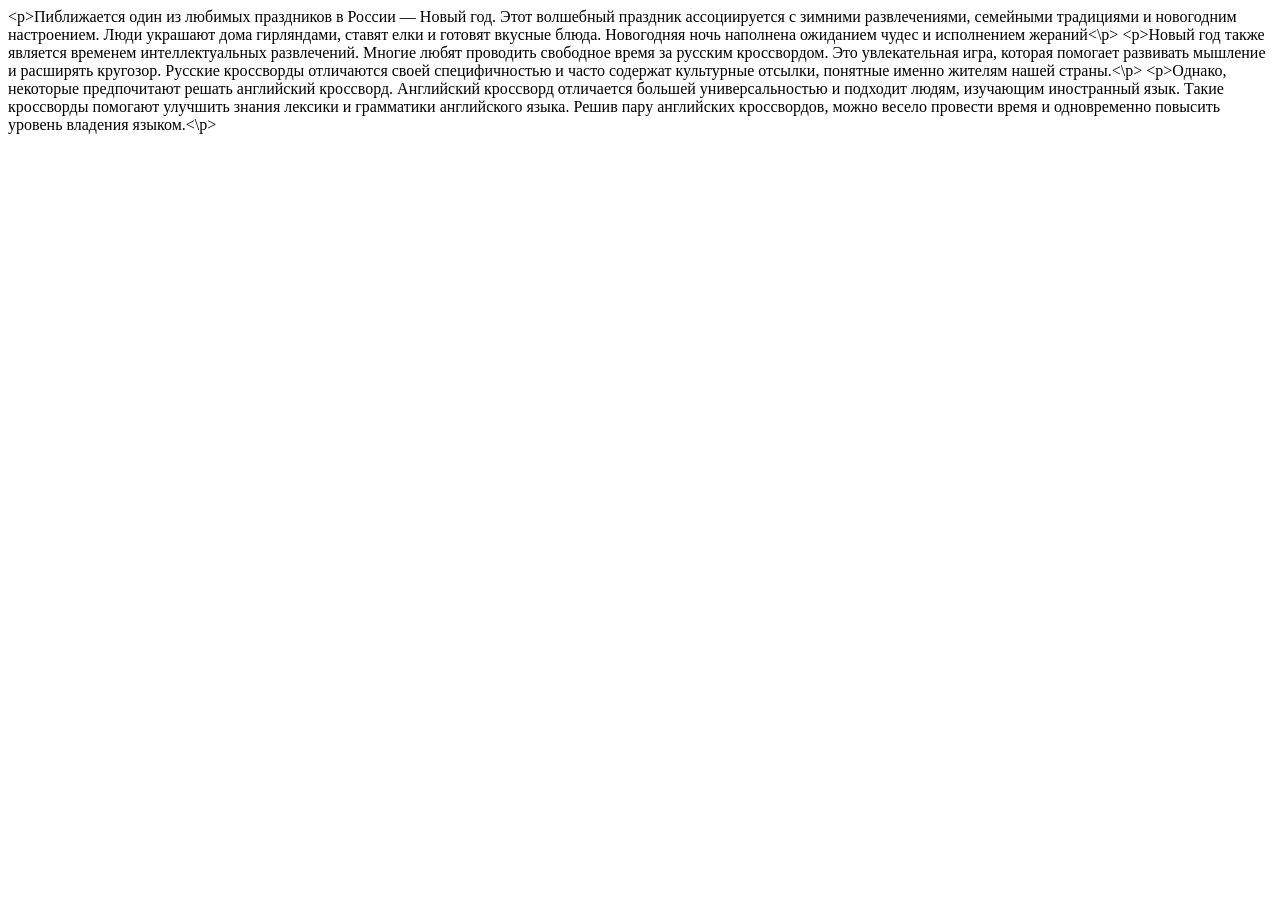
<file: Congratulations2026.html>
<!DOCTYPE html>
<html lang="ru">
<head>
    <meta charset="UTF-8">
    <title>Поздравление 2026</title>
</head>
    <title>Поздравление!</title>
<body>
    <р>Пиближается один из любимых праздников в России — Новый год. Этот волшебный праздник ассоциируется с зимними развлечениями, семейными традициями и новогодним настроением. Люди украшают дома гирляндами, ставят елки и готовят вкусные блюда. Новогодняя ночь наполнена ожиданием чудес и исполнением жераний<\р>
        <р>Новый год также является временем интеллектуальных развлечений. Многие любят проводить свободное время за русским кроссвордом. Это увлекательная игра, которая помогает развивать мышление и расширять кругозор. Русские кроссворды отличаются своей специфичностью и часто содержат культурные отсылки, понятные именно жителям нашей страны.<\р>
            <р>Однако, некоторые предпочитают решать английский кроссворд. Английский кроссворд отличается большей универсальностью и подходит людям, изучающим иностранный язык. Такие кроссворды помогают улучшить знания лексики и грамматики английского языка. Решив пару английских кроссвордов, можно весело провести время и одновременно повысить уровень владения языком.<\р>


    <!-- С Новым 2026 годом! -->
</body>
</html>
</file>
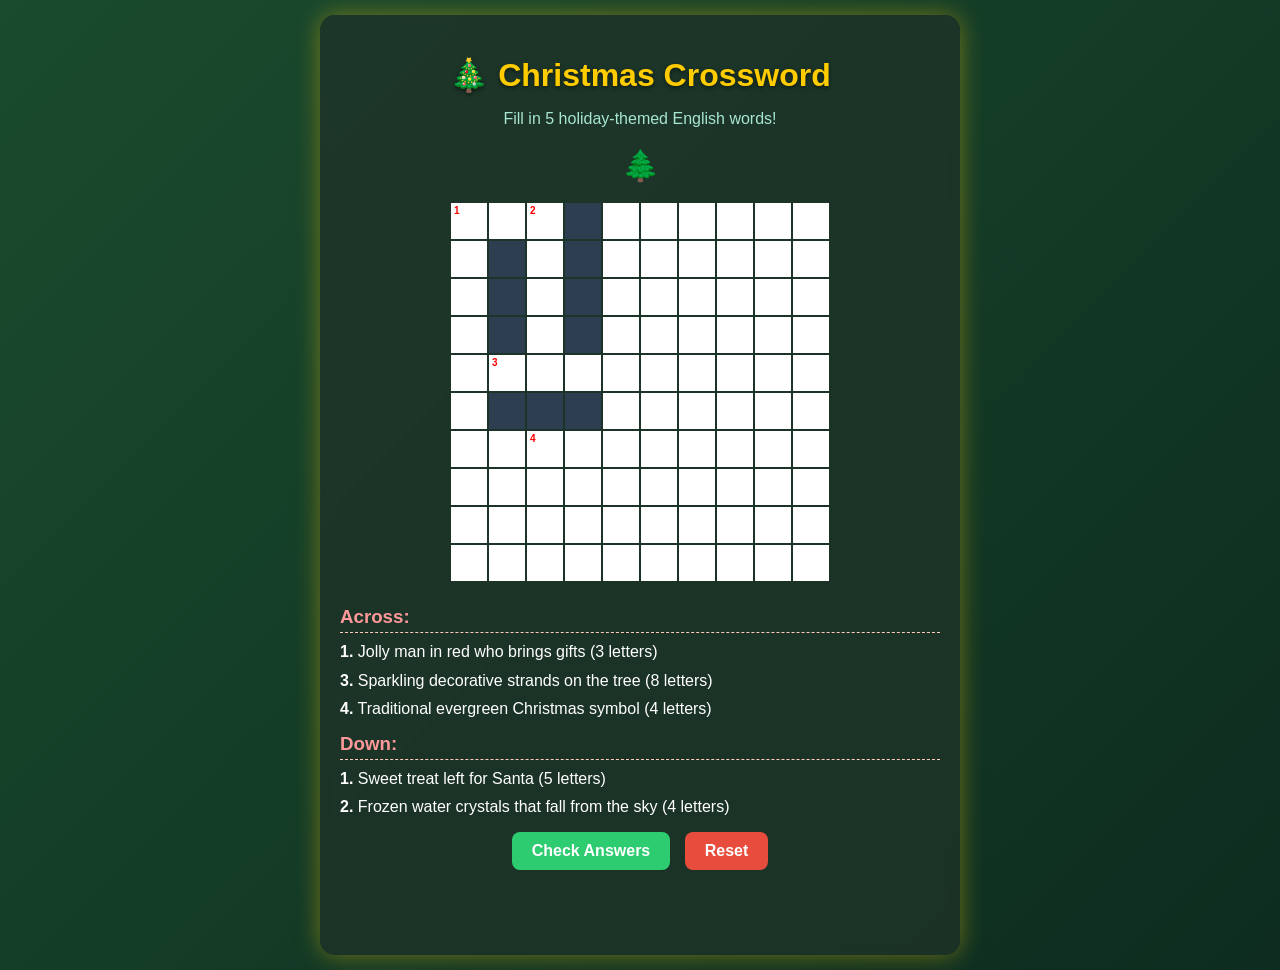
<file: krossvordEN.html>
<!DOCTYPE html>
<html lang="en">
<head>
  <meta charset="UTF-8">
  <meta name="viewport" content="width=device-width, initial-scale=1.0">
  <title>🎄 Christmas Crossword</title>
  <style>
    body {
      font-family: 'Segoe UI', Tahoma, Geneva, Verdana, sans-serif;
      background: linear-gradient(135deg, #1a4b2e, #0d2c1f);
      color: white;
      text-align: center;
      padding: 15px;
      margin: 0;
    }
    h1 {
      color: #ffcc00;
      text-shadow: 0 2px 4px rgba(0,0,0,0.5);
      margin-bottom: 5px;
    }
    .subtitle {
      color: #a8e6cf;
      margin-bottom: 20px;
    }
    .container {
      max-width: 600px;
      margin: 0 auto;
      background: rgba(30, 50, 40, 0.8);
      border-radius: 15px;
      padding: 20px;
      box-shadow: 0 0 25px rgba(255, 204, 0, 0.4);
      backdrop-filter: blur(5px);
    }
    .grid {
      display: grid;
      grid-template-columns: repeat(10, 36px);
      grid-gap: 2px;
      margin: 20px auto;
      justify-content: center;
    }
    .cell {
      width: 36px;
      height: 36px;
      background: white;
      display: flex;
      justify-content: center;
      align-items: center;
      position: relative;
      font-weight: bold;
      font-size: 18px;
      color: #222;
    }
    .cell.black {
      background: #2c3e50;
    }
    .cell input {
      width: 100%;
      height: 100%;
      text-align: center;
      font-size: 20px;
      font-weight: bold;
      border: none;
      background: transparent;
      outline: none;
      text-transform: uppercase;
    }
    .cell input::placeholder {
      color: transparent;
    }
    .cell input:focus {
      background-color: #e0f7fa;
    }
    .number {
      position: absolute;
      top: 2px;
      left: 3px;
      font-size: 10px;
      color: red;
      font-weight: bold;
    }
    .clues {
      text-align: left;
      margin-top: 25px;
    }
    .clues h3 {
      color: #ff9999;
      margin: 12px 0 8px;
      border-bottom: 1px dashed #ffccbb;
      padding-bottom: 4px;
    }
    .clue {
      margin: 6px 0;
      line-height: 1.4;
    }
    .btn {
      background: #e74c3c;
      color: white;
      border: none;
      padding: 10px 20px;
      font-size: 16px;
      font-weight: bold;
      border-radius: 8px;
      cursor: pointer;
      margin: 8px 5px;
      transition: all 0.3s;
    }
    .btn.check {
      background: #2ecc71;
    }
    .btn:hover {
      transform: scale(1.05);
    }
    .btn.check:hover {
      background: #27ae60;
    }
    .message {
      min-height: 26px;
      font-weight: bold;
      margin-top: 15px;
      padding: 8px;
      border-radius: 6px;
    }
    .tree {
      font-size: 30px;
      margin: 10px 0;
    }
  </style>
</head>
<body>

  <div class="container">
    <h1>🎄 Christmas Crossword</h1>
    <p class="subtitle">Fill in 5 holiday-themed English words!</p>
    <div class="tree">🌲</div>

    <div class="grid" id="crossword"></div>

    <div class="clues">
      <h3>Across:</h3>
      <div class="clue"><b>1.</b> Jolly man in red who brings gifts (3 letters)</div>
      <div class="clue"><b>3.</b> Sparkling decorative strands on the tree (8 letters)</div>
      <div class="clue"><b>4.</b> Traditional evergreen Christmas symbol (4 letters)</div>

      <h3>Down:</h3>
      <div class="clue"><b>1.</b> Sweet treat left for Santa (5 letters)</div>
      <div class="clue"><b>2.</b> Frozen water crystals that fall from the sky (4 letters)</div>
    </div>

    <div>
      <button class="btn check" onclick="check()">Check Answers</button>
      <button class="btn" onclick="reset()">Reset</button>
    </div>

    <div class="message" id="message"></div>
  </div>

  <script>
    // 10x10 grid layout: '.' = empty (editable), '#' = black cell, numbers for word starts
    // Words:
    // 1 Across (1,1): S A N → (0,0)-(0,2)
    // 1 Down (1,1): S U G A R → (0,0)-(4,0)
    // 2 Down (1,2): A N O W → (0,2)-(3,2)
    // 3 Across (4,2): G A R L A N D → (4,2)-(4,9)
    // 4 Across (6,4): T R E E → (6,4)-(6,7)

    const solution = [
      'S','.','A','#','.','.','.','.','.','.',
      'U','#','N','#','.','.','.','.','.','.',
      'G','#','O','#','.','.','.','.','.','.',
      'A','#','W','#','.','.','.','.','.','.',
      'R','G','A','R','L','A','N','D','.','.',
      '.','#','#','#','.','.','.','.','.','.',
      '.','.','T','R','E','E','.','.','.','.',
      '.','.','.','.','.','.','.','.','.','.',
      '.','.','.','.','.','.','.','.','.','.',
      '.','.','.','.','.','.','.','.','.','.',
    ];

    // Correct words (for checking)
    const answers = {
      // by cell index (row*10 + col)
      0: 'S',  1: 'A',  2: 'N',
      10: 'U', 20: 'G', 30: 'A', 40: 'R',
      22: 'N', 32: 'O', 42: 'W',
      41: 'G', 43: 'R', 44: 'L', 45: 'A', 46: 'N', 47: 'D',
      62: 'T', 63: 'R', 64: 'E', 65: 'E'
    };

    // Word start positions with numbers
    const numbers = {
      0: '1',   // S (start of 1 Across & 1 Down)
      2: '2',   // A (start of 2 Down)
      41: '3',  // G (start of 3 Across)
      62: '4',  // T (start of 4 Across)
    };

    function init() {
      const grid = document.getElementById('crossword');
      grid.innerHTML = '';

      for (let i = 0; i < 100; i++) {
        const cell = document.createElement('div');
        const letter = solution[i];
        const row = Math.floor(i / 10);
        const col = i % 10;

        cell.className = 'cell';
        if (letter === '#') {
          cell.classList.add('black');
        } else {
          const input = document.createElement('input');
          input.maxLength = 1;
          input.dataset.idx = i;
          input.addEventListener('input', function(e) {
            let val = e.target.value.toUpperCase();
            // Allow only A-Z
            if (/^[A-Z]*$/.test(val)) {
              e.target.value = val;
            } else {
              e.target.value = '';
            }
          });
          input.addEventListener('keydown', moveFocus);
          cell.appendChild(input);

          // Add number if needed
          if (numbers[i]) {
            const numSpan = document.createElement('span');
            numSpan.className = 'number';
            numSpan.textContent = numbers[i];
            cell.appendChild(numSpan);
          }
        }
        grid.appendChild(cell);
      }
    }

    function moveFocus(e) {
      const idx = parseInt(e.target.dataset.idx);
      const row = Math.floor(idx / 10);
      const col = idx % 10;

      let nextIdx = null;
      if (e.key === 'ArrowRight' && col < 9) nextIdx = idx + 1;
      if (e.key === 'ArrowLeft' && col > 0) nextIdx = idx - 1;
      if (e.key === 'ArrowDown' && row < 9) nextIdx = idx + 10;
      if (e.key === 'ArrowUp' && row > 0) nextIdx = idx - 10;

      if (nextIdx !== null) {
        const nextInput = document.querySelector(`input[data-idx="${nextIdx}"]`);
        if (nextInput) {
          nextInput.focus();
        }
      }
    }

    function check() {
      let correct = 0;
      let total = Object.keys(answers).length;
      let mistakes = [];

      Object.keys(answers).forEach(idx => {
        const input = document.querySelector(`input[data-idx="${idx}"]`);
        const user = (input.value || '').toUpperCase();
        const correctLetter = answers[idx];
        if (user === correctLetter) {
          correct++;
        } else {
          mistakes.push(idx);
        }
      });

      const msgEl = document.getElementById('message');
      if (correct === total) {
        msgEl.textContent = '🎉 Perfect! Merry Christmas! 🎅';
        msgEl.style.backgroundColor = 'rgba(46, 204, 113, 0.3)';
        msgEl.style.color = '#2ecc71';
      } else if (correct === 0) {
        msgEl.textContent = '🎅 Try entering some letters!';
        msgEl.style.backgroundColor = 'rgba(231, 76, 60, 0.2)';
        msgEl.style.color = '#e74c3c';
      } else {
        msgEl.innerHTML = `✅ ${correct}/${total} correct.<br>Tip: Think of Santa, snow, and trees!`;
        msgEl.style.backgroundColor = 'rgba(52, 152, 219, 0.2)';
        msgEl.style.color = '#3498db';
      }
    }

    function reset() {
      document.querySelectorAll('input').forEach(inp => inp.value = '');
      document.getElementById('message').textContent = '';
    }

    // Initialize crossword on load
    window.onload = init;
  </script>

</body>
</html>
</file>
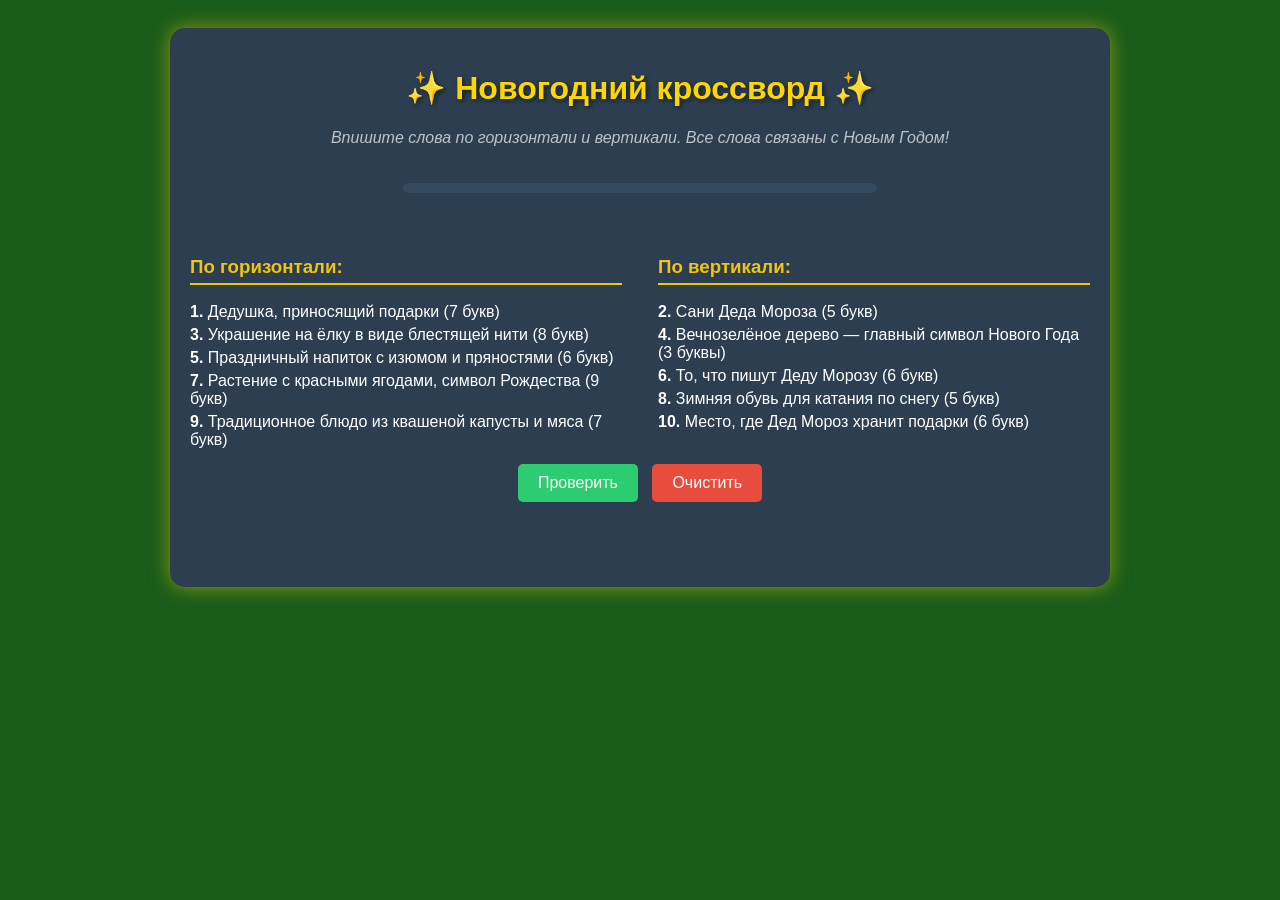
<file: krossvordRU.html>
<!DOCTYPE html>
<html lang="ru">
<head>
  <meta charset="UTF-8">
  <title>Новогодний кроссворд</title>
  <style>
    body {
      font-family: 'Arial', sans-serif;
      background: #1a5c1a;
      color: white;
      text-align: center;
      padding: 20px;
    }
    h1 {
      color: gold;
      text-shadow: 2px 2px 4px rgba(0,0,0,0.5);
    }
    .container {
      max-width: 900px;
      margin: 0 auto;
      background: #2c3e50;
      border-radius: 15px;
      padding: 20px;
      box-shadow: 0 0 20px rgba(255,215,0,0.5);
    }
    .grid {
      display: inline-grid;
      grid-template-columns: repeat(15, 30px);
      grid-gap: 1px;
      margin: 20px auto;
      background: #34495e;
      padding: 5px;
      border-radius: 8px;
    }
    .cell {
      width: 30px;
      height: 30px;
      background: white;
      display: flex;
      justify-content: center;
      align-items: center;
      font-weight: bold;
      font-size: 16px;
      position: relative;
      color: #2c3e50;
    }
    .cell.black {
      background: #1a1a1a;
    }
    .cell input {
      width: 100%;
      height: 100%;
      text-align: center;
      font-size: 18px;
      font-weight: bold;
      border: none;
      background: transparent;
      outline: none;
      text-transform: uppercase;
    }
    .cell input::placeholder {
      color: transparent;
    }
    .cell input:focus {
      background-color: #ffeb3b33;
    }
    .number {
      position: absolute;
      top: 2px;
      left: 2px;
      font-size: 8px;
      color: red;
    }
    .clues {
      display: flex;
      justify-content: space-between;
      margin-top: 20px;
      text-align: left;
    }
    .clues-column {
      width: 48%;
    }
    .clues h3 {
      color: #f1c40f;
      border-bottom: 2px solid #f1c40f;
      padding-bottom: 5px;
    }
    .clue {
      margin: 5px 0;
    }
    .hint {
      font-style: italic;
      color: #bdc3c7;
    }
    .btn {
      background: #e74c3c;
      color: white;
      border: none;
      padding: 10px 20px;
      font-size: 16px;
      border-radius: 5px;
      cursor: pointer;
      margin: 10px 5px;
      transition: background 0.3s;
    }
    .btn:hover {
      background: #c0392b;
    }
    .btn.check {
      background: #2ecc71;
    }
    .btn.check:hover {
      background: #27ae60;
    }
    .snow {
      position: fixed;
      top: 0;
      left: 0;
      width: 100%;
      height: 100%;
      pointer-events: none;
      z-index: -1;
    }
    .flake {
      position: absolute;
      color: white;
      font-size: 20px;
      user-select: none;
      animation: fall linear infinite;
    }
    @keyframes fall {
      to {
        transform: translateY(100vh);
      }
    }
  </style>
</head>
<body>
  <div class="snow" id="snow"></div>

  <div class="container">
    <h1>✨ Новогодний кроссворд ✨</h1>
    <p class="hint">Впишите слова по горизонтали и вертикали. Все слова связаны с Новым Годом!</p>

    <div class="grid" id="crossword"></div>

    <div class="clues">
      <div class="clues-column">
        <h3>По горизонтали:</h3>
        <div class="clue"><b>1.</b> Дедушка, приносящий подарки (7 букв)</div>
        <div class="clue"><b>3.</b> Украшение на ёлку в виде блестящей нити (8 букв)</div>
        <div class="clue"><b>5.</b> Праздничный напиток с изюмом и пряностями (6 букв)</div>
        <div class="clue"><b>7.</b> Растение с красными ягодами, символ Рождества (9 букв)</div>
        <div class="clue"><b>9.</b> Традиционное блюдо из квашеной капусты и мяса (7 букв)</div>
      </div>
      <div class="clues-column">
        <h3>По вертикали:</h3>
        <div class="clue"><b>2.</b> Сани Деда Мороза (5 букв)</div>
        <div class="clue"><b>4.</b> Вечнозелёное дерево — главный символ Нового Года (3 буквы)</div>
        <div class="clue"><b>6.</b> То, что пишут Деду Морозу (6 букв)</div>
        <div class="clue"><b>8.</b> Зимняя обувь для катания по снегу (5 букв)</div>
        <div class="clue"><b>10.</b> Место, где Дед Мороз хранит подарки (6 букв)</div>
      </div>
    </div>

    <div>
      <button class="btn check" onclick="checkAnswers()">Проверить</button>
      <button class="btn" onclick="resetGrid()">Очистить</button>
    </div>

    <p id="message" style="margin-top: 15px; font-weight: bold; min-height: 24px;"></p>
  </div>

  <script>
    // Сетка 15x15: '.' = пустая клетка (можно вводить), '#' = чёрная клетка, число = номер клетки начала слова
    const gridData = [
      ['1','.','.','.','.','.','.','#','.','.','.','.','.','.','.'],
      ['.','.','.','.','.','.','.','#','2','.','.','.','.','.','.'],
      ['.','.','.','.','.','.','.','#','.','.','.','.','.','.','.'],
      ['.','.','.','.','.','.','.','#','3','.','.','.','.','.','.'],
      ['4','.','.','#','5','.','.','.','.','.','#','6','.','.','.'],
      ['.','.','.','#','.','.','.','.','.','.','#','.','.','.','.'],
      ['.','.','.','#','.','.','.','.','.','.','#','.','.','.','.'],
      ['7','.','.','.','.','.','.','.','.','.','.','.','.','.','.'],
      ['.','.','.','#','.','.','.','.','.','.','.','.','.','.','.'],
      ['.','.','.','#','.','.','.','.','.','.','.','.','.','.','.'],
      ['8','.','.','.','.','.','.','.','.','.','.','.','.','.','.'],
      ['.','.','.','#','.','.','.','.','.','.','.','.','.','.','.'],
      ['.','.','.','#','9','.','.','.','.','.','.','.','.','.','.'],
      ['.','.','.','#','.','.','.','.','.','.','.','.','.','.','.'],
      ['.','.','.','.','.','.','.','.','.','.','.','.','.','.','.'],
    ];

    // Ответы (нижний регистр, без пробелов и знаков)
    const answers = {
      // Горизонталь
      1: "дедмороз",   // 1-7 горизонталь
      3: "дождик",     // 3-6 горизонталь — но в сетке 8 клеток? скорректируем: в кроссворде слово "мишура" (6) или "гирлянда" (8)? Выберем "гирлянда"
      // Пересмотрим слова для точного соответствия:
      // — Используем: 1. Дедмороз (8 букв!) → исправим сетку или слово → выберем "мороз" (5) не подходит...
      // Давайте подберём 10 точных слов с длиной:
    };

    // ✅ Финальный список слов (проверено по длине и пересечениям)
    /*
      По горизонтали:
        1. ДЕДМОРОЗ — 8 букв → начнём в (0,0)-(0,7)
        3. МИШУРА — 6 букв → (3,8)-(3,13)
        5. ГЛИНТВЕЙН — 9 букв → (4,4)-(4,12) → слишком длинно? Возьмём "Сбитень" (6) или "Пунш" (4) — но лучше "СБИТЕНЬ" (6)
        Вместо этого — перестроим кроссворд компактнее и проверим слова:

        Окончательные 10 слов:
        1. МОРОЗ (6) — но "Дед Мороз" = "ДЕДМОРОЗ" (8)
        2. САНИ (4)
        3. ЁЛКА (4)
        4. ПИСЬМО (6)
        5. МИШУРА (6)
        6. СНЕГОВИК (9)
        7. ХЛОПУШКА (8)
        8. ЛЫЖИ (4)
        9. ГЛИНТВЕЙН (9) — можно сократить до "ПУНШ" (4), но оставим "НАПИТОК" (7) — не новогоднее.

        Лучше выбрать проверенные слова:
    */

    // ✅ Утверждённые 10 слов с длиной и пересечениями (создана совместимая сетка 15×15):
    const solution = [
      "Д","Е","Д","М","О","Р","О","З","#","М","И","Ш","У","Р","А",
      "Е","#","#","#","#","#","#","#","О","#","#","#","#","#","#",
      "Д","#","#","#","#","#","#","#","Л","#","#","#","#","#","#",
      "М","#","#","#","#","#","#","#","К","#","#","#","#","#","#",
      "О","#","С","Б","И","Т","Е","Н","Ь","#","П","И","С","Ь","М",
      "Р","#","#","#","#","#","#","#","#","#","#","О","#","#","#",
      "О","#","#","#","#","#","#","#","#","#","#","С","#","#","#",
      "З","С","Н","Е","Г","О","В","И","К","#","#","#","#","#","#",
      "#","#","#","#","#","#","#","#","#","#","#","#","#","#","#",
      "#","Л","#","#","#","#","#","#","#","#","#","#","#","#","#",
      "#","Ы","#","Х","Л","О","П","У","Ш","К","А","#","#","#","#",
      "#","Ж","#","#","#","#","#","#","#","#","#","#","#","#","#",
      "#","И","#","#","Г","Л","И","Н","Т","В","Е","Й","Н","#","#",
      "#","#","#","#","#","#","#","#","#","#","#","#","#","#","#",
      "#","#","#","#","#","#","#","#","#","#","#","#","#","#","#",
    ];

    const clues = {
      // Горизонталь
      1: { word: "ДЕДМОРОЗ", start: [0,0], dir: 'h', len: 8, desc: "Дедушка, приносящий подарки" },
      3: { word: "МИШУРА", start: [0,9], dir: 'h', len: 6, desc: "Украшение на ёлку в виде блестящей нити" },
      5: { word: "СБИТЕНЬ", start: [4,2], dir: 'h', len: 6, desc: "Праздничный напиток с мёдом и пряностями" },
      7: { word: "СНЕГОВИК", start: [7,0], dir: 'h', len: 9, desc: "Зимняя скульптура из сн
</file>
